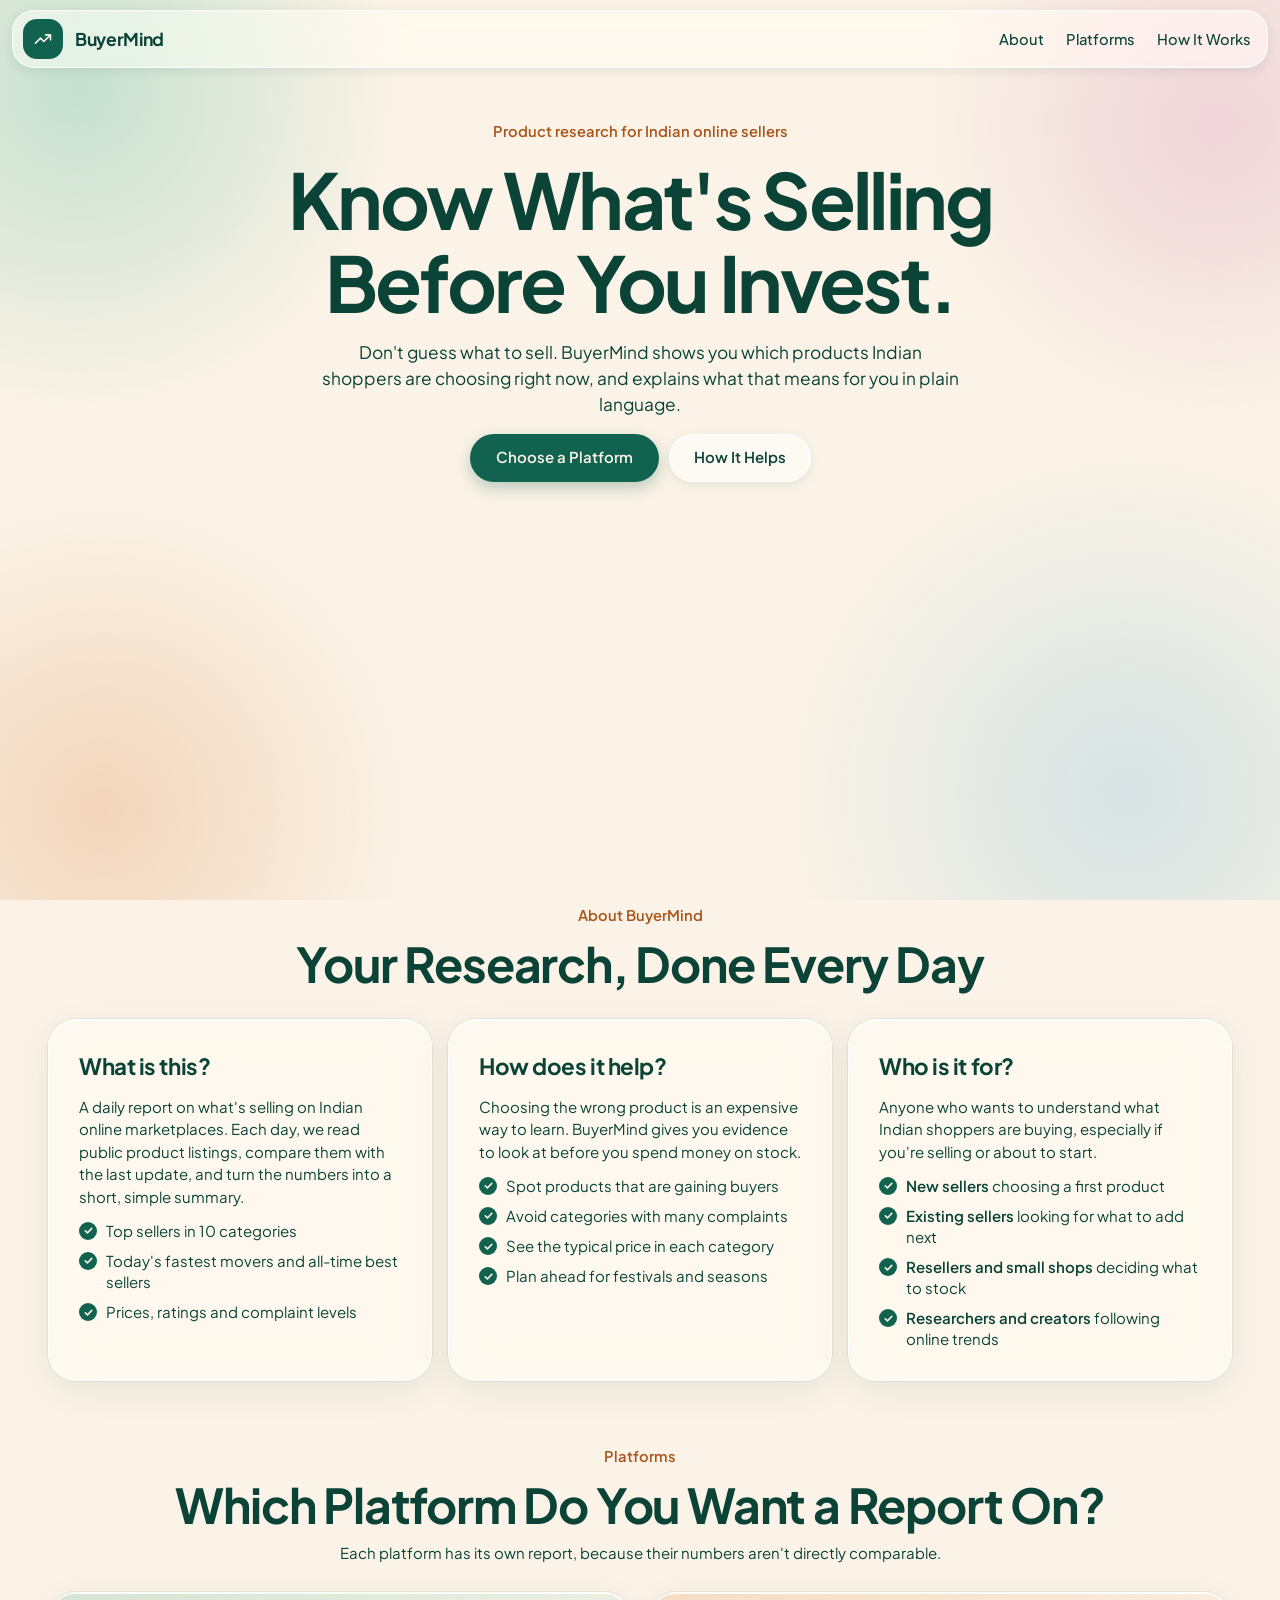
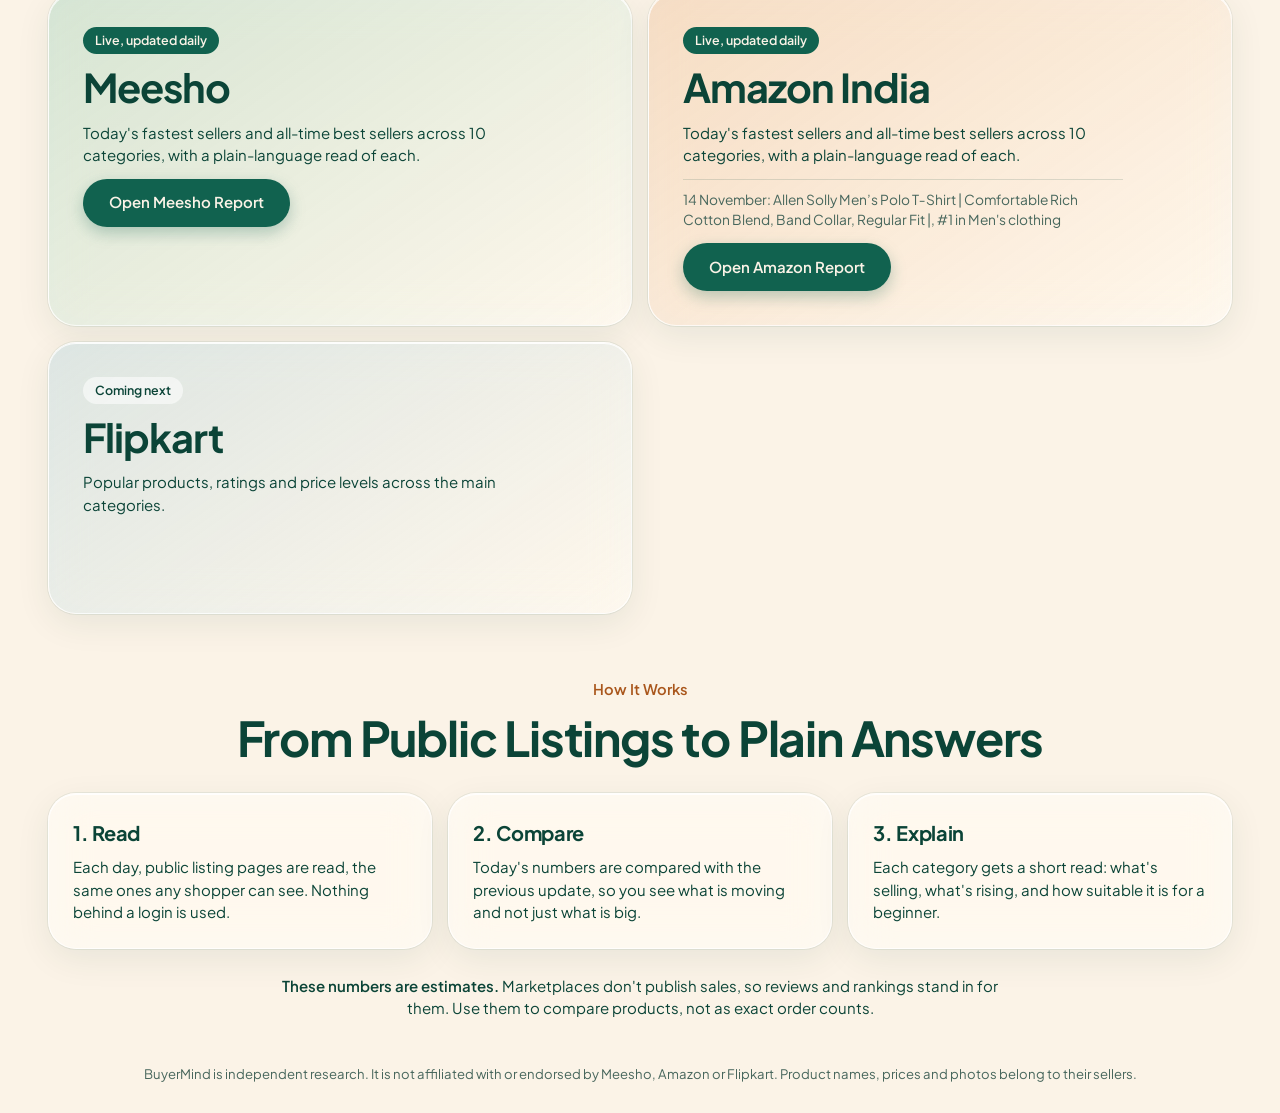
<file: index.html>
<!doctype html>
<html lang="en">
<head>
  <meta charset="utf-8">
  <meta name="viewport" content="width=device-width, initial-scale=1, viewport-fit=cover">
  <title>BuyerMind</title>
  <meta name="description" content="Know what is selling before you invest. Daily product research for Indian online sellers: top sellers, fastest movers and plain-language analysis.">
  <meta name="referrer" content="no-referrer">
  <meta name="color-scheme" content="light">
  <link rel="preconnect" href="https://fonts.googleapis.com">
  <link rel="preconnect" href="https://fonts.gstatic.com" crossorigin>
  <link rel="stylesheet" href="https://fonts.googleapis.com/css2?family=Plus+Jakarta+Sans:wght@400;500;600;700&display=swap">
  <link rel="stylesheet" href="styles.css?v=21">
  <script>
    // Older links pointed at the Meesho report on this address.
    if (/^#(today|alltime)/.test(location.hash)) location.replace('meesho.html' + location.hash);
  </script>
</head>
<body>
  <svg width="0" height="0" style="position:absolute" aria-hidden="true">
    <symbol id="i-trend" viewBox="0 0 24 24"><path d="M3 17l6-6 4 4 8-8M15 7h6v6"/></symbol>
  </svg>

  <header class="nav">
    <a class="brand" href="./">
      <span class="brand-mark" aria-hidden="true"><svg class="ic"><use href="#i-trend"/></svg></span>
      <span>BuyerMind</span>
    </a>
    <nav class="links" aria-label="Sections">
      <a href="#about">About</a>
      <a href="#marketplaces">Platforms</a>
      <a href="#how">How It Works</a>
    </nav>
  </header>

  <main id="top" class="wrap">
    <section class="hero">
      <p class="eyebrow">Product research for Indian online sellers</p>
      <h1>Know What's Selling<br>Before You Invest.</h1>
      <p class="hero-sub">Don't guess what to sell. BuyerMind shows you which products Indian shoppers are choosing right now, and explains what that means for you in plain language.</p>
      <div class="hero-actions">
        <a class="btn" href="#marketplaces">Choose a Platform</a>
        <a class="btn-soft" href="#about">How It Helps</a>
      </div>
      <div class="collage" id="collage" aria-hidden="true"></div>
    </section>

    <section class="head" id="about">
      <p class="eyebrow">About BuyerMind</p>
      <h2>Your Research, Done Every Day</h2>
    </section>
    <div class="info">
      <article class="info-card">
        <h3>What is this?</h3>
        <p>A daily report on what's selling on Indian online marketplaces. Each day, we read public product listings, compare them with the last update, and turn the numbers into a short, simple summary.</p>
        <ul class="ticks">
          <li>Top sellers in 10 categories</li>
          <li>Today's fastest movers and all-time best sellers</li>
          <li>Prices, ratings and complaint levels</li>
        </ul>
      </article>
      <article class="info-card">
        <h3>How does it help?</h3>
        <p>Choosing the wrong product is an expensive way to learn. BuyerMind gives you evidence to look at before you spend money on stock.</p>
        <ul class="ticks">
          <li>Spot products that are gaining buyers</li>
          <li>Avoid categories with many complaints</li>
          <li>See the typical price in each category</li>
          <li>Plan ahead for festivals and seasons</li>
        </ul>
      </article>
      <article class="info-card">
        <h3>Who is it for?</h3>
        <p>Anyone who wants to understand what Indian shoppers are buying, especially if you're selling or about to start.</p>
        <ul class="ticks">
          <li><b>New sellers</b> choosing a first product</li>
          <li><b>Existing sellers</b> looking for what to add next</li>
          <li><b>Resellers and small shops</b> deciding what to stock</li>
          <li><b>Researchers and creators</b> following online trends</li>
        </ul>
      </article>
    </div>

    <section class="head" id="marketplaces">
      <p class="eyebrow">Platforms</p>
      <h2>Which Platform Do You Want a Report On?</h2>
      <p class="head-sub">Each platform has its own report, because their numbers aren't directly comparable.</p>
    </section>

    <ul class="markets">
      <li>
        <a class="market-card tint-mint" href="meesho.html">
          <span class="status live">Live, updated daily</span>
          <h3>Meesho</h3>
          <p>Today's fastest sellers and all-time best sellers across 10 categories, with a plain-language read of each.</p>
          <p class="market-top" id="meesho-top" hidden></p>
          <span class="btn">Open Meesho Report</span>
        </a>
      </li>
      <li>
        <a class="market-card tint-peach" href="amazon.html">
          <span class="status live">Live, updated daily</span>
          <h3>Amazon India</h3>
          <p>Today's fastest sellers and all-time best sellers across 10 categories, with a plain-language read of each.</p>
          <p class="market-top" id="amazon-top" hidden></p>
          <span class="btn">Open Amazon Report</span>
        </a>
      </li>
      <li>
        <div class="market-card tint-blue">
          <span class="status">Coming next</span>
          <h3>Flipkart</h3>
          <p>Popular products, ratings and price levels across the main categories.</p>
        </div>
      </li>
      </ul>

    <section class="head" id="how">
      <p class="eyebrow">How It Works</p>
      <h2>From Public Listings to Plain Answers</h2>
    </section>
    <ol class="steps">
      <li class="step"><h3>1. Read</h3><p>Each day, public listing pages are read, the same ones any shopper can see. Nothing behind a login is used.</p></li>
      <li class="step"><h3>2. Compare</h3><p>Today's numbers are compared with the previous update, so you see what is moving and not just what is big.</p></li>
      <li class="step"><h3>3. Explain</h3><p>Each category gets a short read: what's selling, what's rising, and how suitable it is for a beginner.</p></li>
    </ol>
    <section class="note-band">
      <p><b>These numbers are estimates.</b> Marketplaces don't publish sales, so reviews and rankings stand in for them. Use them to compare products, not as exact order counts.</p>
    </section>
  </main>

  <footer class="wrap land-foot">
    <p>BuyerMind is independent research. It is not affiliated with or endorsed by Meesho, Amazon or Flipkart. Product names, prices and photos belong to their sellers.</p>
  </footer>

  <script src="landing.js?v=18"></script>
</body>
</html>
</file>
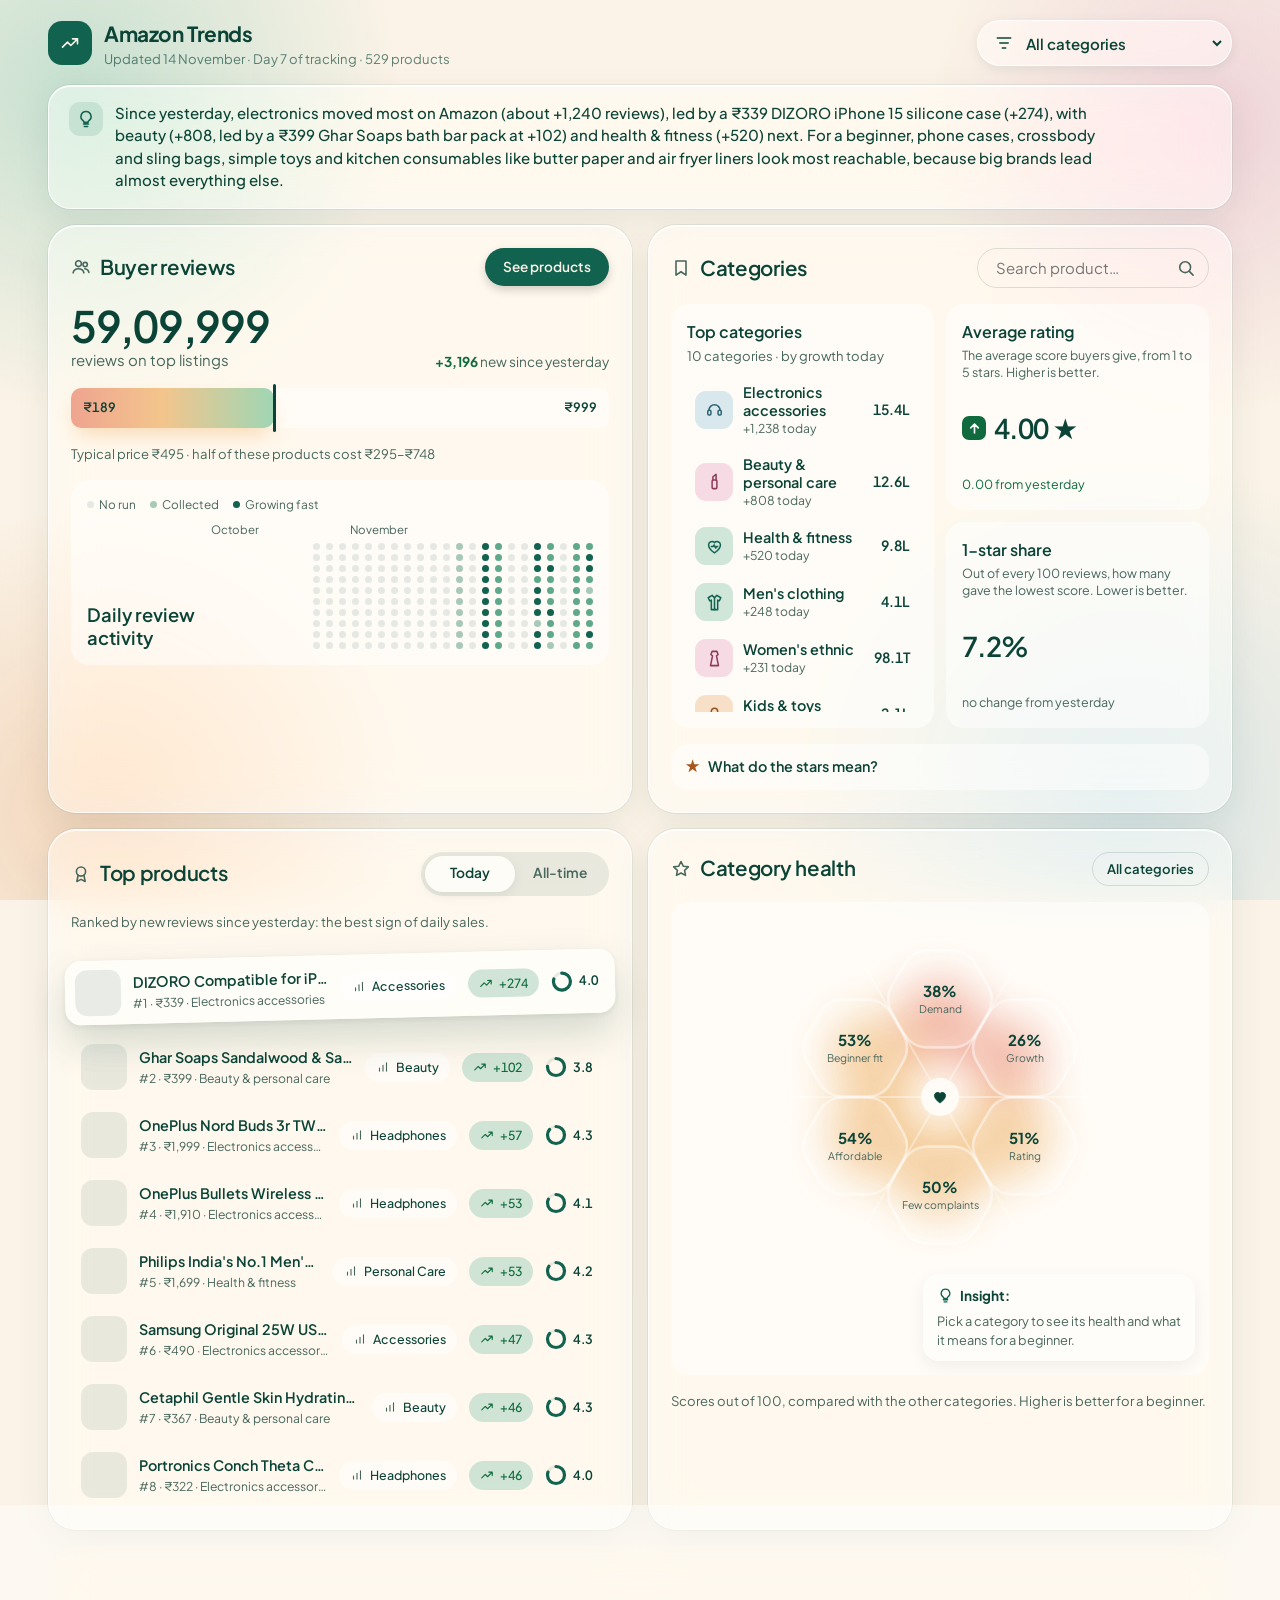
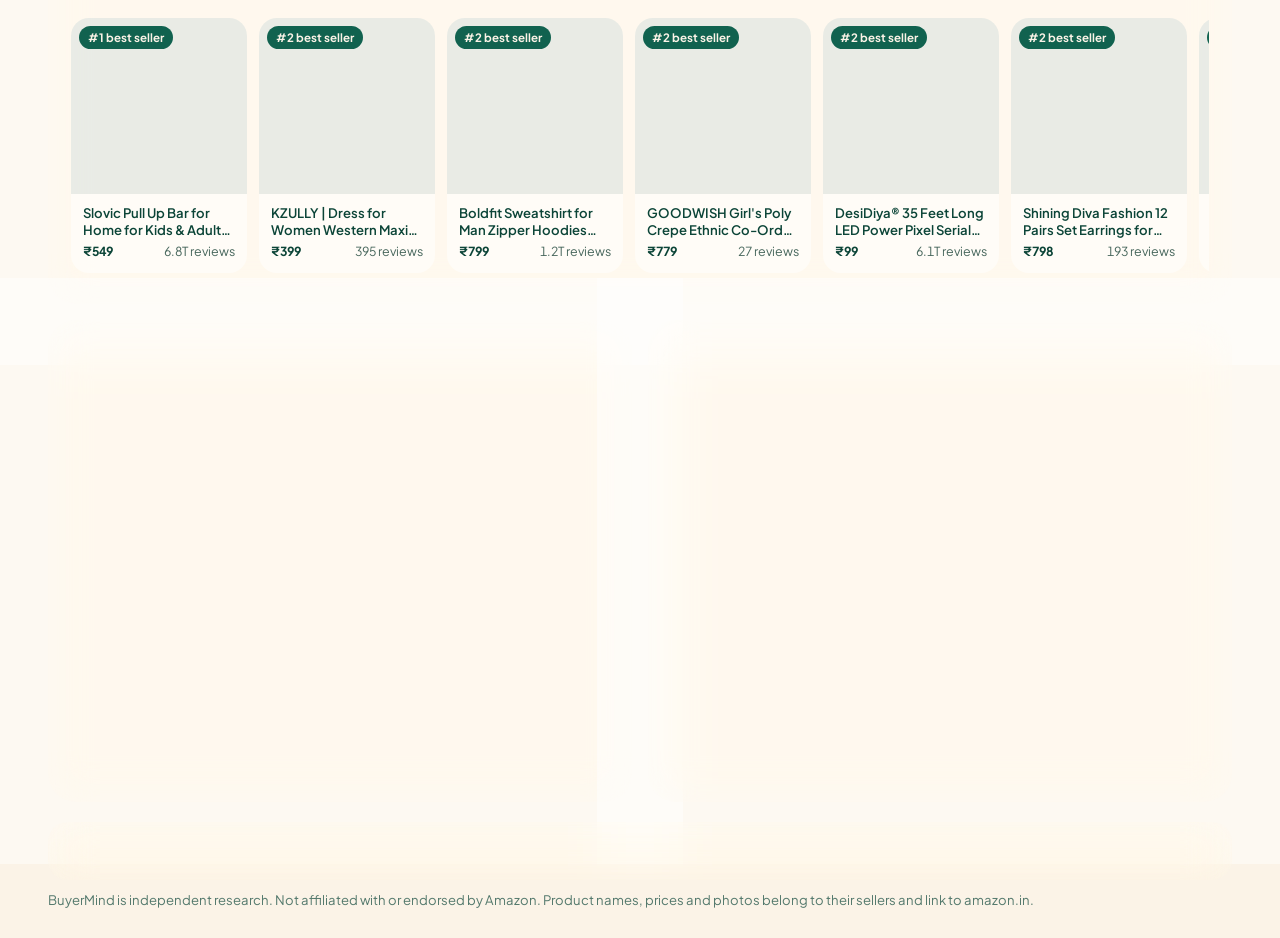
<file: amazon.html>
<!doctype html>
<html lang="en">
<head>
  <meta charset="utf-8">
  <meta name="viewport" content="width=device-width, initial-scale=1, viewport-fit=cover">
  <title>Amazon Trends | BuyerMind</title>
  <meta name="color-scheme" content="light">
  <meta name="description" content="Daily research on what sells on Amazon India: today's fastest sellers and all-time best sellers in 10 categories.">
  <meta name="referrer" content="no-referrer">
  <link rel="preconnect" href="https://fonts.googleapis.com">
  <link rel="preconnect" href="https://fonts.gstatic.com" crossorigin>
  <link rel="stylesheet" href="https://fonts.googleapis.com/css2?family=Plus+Jakarta+Sans:wght@400;500;600;700&display=swap">
  <link rel="stylesheet" href="styles.css?v=21">
</head>
<body>
  <svg width="0" height="0" style="position:absolute" aria-hidden="true">
    <symbol id="i-users" viewBox="0 0 24 24"><circle cx="9" cy="8" r="3.5"/><path d="M2.5 19c.6-3.3 3.3-5 6.5-5s5.9 1.7 6.5 5"/><circle cx="17" cy="9" r="2.6"/><path d="M16.5 14.2c2.6.2 4.4 1.7 5 4.3"/></symbol>
    <symbol id="i-bookmark" viewBox="0 0 24 24"><path d="M6 3.5h12v17l-6-4-6 4z"/></symbol>
    <symbol id="i-award" viewBox="0 0 24 24"><circle cx="12" cy="9" r="5.5"/><path d="M8.5 13.5L7 21l5-2.5 5 2.5-1.5-7.5"/></symbol>
    <symbol id="i-star" viewBox="0 0 24 24"><path d="M12 3l2.7 5.6 6.1.8-4.5 4.2 1.1 6.1L12 16.8 6.6 19.7l1.1-6.1-4.5-4.2 6.1-.8z"/></symbol>
    <symbol id="i-search" viewBox="0 0 24 24"><circle cx="11" cy="11" r="6.5"/><path d="M16 16l4.5 4.5"/></symbol>
    <symbol id="i-filter" viewBox="0 0 24 24"><path d="M4 6h16M7 12h10M10 18h4"/></symbol>
    <symbol id="i-bars" viewBox="0 0 24 24"><path d="M6 19v-5M12 19V9M18 19V5"/></symbol>
    <symbol id="i-tag" viewBox="0 0 24 24"><path d="M3.5 12.5V4h8.5l8.5 8.5-8.5 8.5z"/><circle cx="8" cy="8.5" r="1.4"/></symbol>
    <symbol id="i-up" viewBox="0 0 24 24"><path d="M12 19V6M6 11l6-6 6 6"/></symbol>
    <symbol id="i-down" viewBox="0 0 24 24"><path d="M12 5v13M6 13l6 6 6-6"/></symbol>
    <symbol id="i-heart" viewBox="0 0 24 24"><path d="M12 20s-7.5-4.6-7.5-10.2A4.3 4.3 0 0112 7.3a4.3 4.3 0 017.5 2.5C19.5 15.4 12 20 12 20z"/></symbol>
    <symbol id="i-bulb" viewBox="0 0 24 24"><path d="M9 18h6M10 21h4M12 3a6 6 0 00-3.5 10.9c.6.5 1 1.2 1 2V16h5v-.1c0-.8.4-1.5 1-2A6 6 0 0012 3z"/></symbol>
    <symbol id="i-trend" viewBox="0 0 24 24"><path d="M3 17l6-6 4 4 8-8M15 7h6v6"/></symbol>
    <symbol id="i-check" viewBox="0 0 24 24"><path d="M5 12.5l4.5 4.5L19 7.5"/></symbol>
    <symbol id="i-cal" viewBox="0 0 24 24"><rect x="3.5" y="5" width="17" height="15.5" rx="2.5"/><path d="M3.5 10h17M8 3v4M16 3v4"/></symbol>
    <symbol id="i-ext" viewBox="0 0 24 24"><path d="M14 4h6v6M20 4l-9 9M18 14v5a1.5 1.5 0 01-1.5 1.5h-11A1.5 1.5 0 014 19V7.5A1.5 1.5 0 015.5 6H10"/></symbol>
    <!-- category icons -->
    <symbol id="c-ethnic" viewBox="0 0 24 24"><path d="M9 3h6l1.5 4-2 1.5L17 21H7l2.5-12.5-2-1.5z"/></symbol>
    <symbol id="c-western" viewBox="0 0 24 24"><path d="M8 3l-4 3 2 4 2-1v12h8V9l2 1 2-4-4-3c-.5 1.7-2 2.5-4 2.5S8.5 4.7 8 3z"/></symbol>
    <symbol id="c-mens" viewBox="0 0 24 24"><path d="M9 3l3 3 3-3 5 3-2 4-2-1v12H8V9l-2 1-2-4z"/><path d="M12 6v15"/></symbol>
    <symbol id="c-kids" viewBox="0 0 24 24"><circle cx="12" cy="8" r="4"/><path d="M5 21c.5-4 3.2-6 7-6s6.5 2 7 6"/></symbol>
    <symbol id="c-home" viewBox="0 0 24 24"><path d="M3.5 11L12 4l8.5 7"/><path d="M6 9.5V20h12V9.5"/></symbol>
    <symbol id="c-beauty" viewBox="0 0 24 24"><rect x="9" y="10" width="6" height="11" rx="1.5"/><path d="M10 10V6l4-3v7"/></symbol>
    <symbol id="c-jewel" viewBox="0 0 24 24"><path d="M6 4h12l3 5-9 11L3 9z"/><path d="M3 9h18M9 4l3 5 3-5"/></symbol>
    <symbol id="c-bags" viewBox="0 0 24 24"><rect x="4" y="8" width="16" height="12" rx="2.5"/><path d="M9 8V6a3 3 0 016 0v2"/></symbol>
    <symbol id="c-elec" viewBox="0 0 24 24"><path d="M5 13a7 7 0 0114 0"/><rect x="3.5" y="13" width="4" height="6" rx="1.5"/><rect x="16.5" y="13" width="4" height="6" rx="1.5"/></symbol>
    <symbol id="c-health" viewBox="0 0 24 24"><path d="M12 20s-7.5-4.6-7.5-10.2A4.3 4.3 0 0112 7.3a4.3 4.3 0 017.5 2.5C19.5 15.4 12 20 12 20z"/><path d="M8 12h2.5l1-2 2 4 1-2H16"/></symbol>
  </svg>

  <div class="frame">
    <header class="top">
      <a class="brand" href="./" aria-label="BuyerMind, all marketplaces">
        <span class="brand-mark" aria-hidden="true"><svg class="ic"><use href="#i-trend"/></svg></span>
        <div>
          <h1>Amazon Trends</h1>
          <p class="sub" id="updated">Loading today's data…</p>
        </div>
      </a>
      <label class="select-pill">
        <span class="sr">Category</span>
        <svg class="ic" aria-hidden="true"><use href="#i-filter"/></svg>
        <select id="category"></select>
      </label>
    </header>

    <section class="takeaway" aria-label="Today's takeaway">
      <span class="takeaway-icon" aria-hidden="true"><svg class="ic"><use href="#i-bulb"/></svg></span>
      <p id="takeaway">—</p>
    </section>

    <main class="bento">
      <!-- 1. Demand -->
      <section class="card" id="overview" aria-labelledby="h-demand">
        <div class="card-head">
          <h2 id="h-demand"><svg class="ic" aria-hidden="true"><use href="#i-users"/></svg>Buyer reviews</h2>
          <a class="pill-dark" href="#products">See products</a>
        </div>
        <div class="kpi">
          <div>
            <b class="big" id="k-reviews">—</b>
            <span class="muted" id="k-reviews-sub">reviews on top listings</span>
          </div>
          <p class="delta" id="k-delta">—</p>
        </div>
        <div class="range" aria-label="Price range">
          <div class="range-bar"><i id="range-fill"></i><span class="range-mark" id="range-mark"></span></div>
          <span class="range-lo" id="range-lo">—</span>
          <span class="range-hi" id="range-hi">—</span>
        </div>
        <p class="muted small" id="range-note">—</p>
        <div class="inset activity">
          <div class="legend"><span><i class="d0"></i>No run</span><span><i class="d1"></i>Collected</span><span><i class="d3"></i>Growing fast</span></div>
          <div class="activity-body">
            <h3>Daily review <br>activity</h3>
            <div class="dots-wrap">
              <div class="dots-months" id="dot-months"></div>
              <div class="dots" id="dots" role="img" aria-label="Daily review activity by category"></div>
            </div>
          </div>
        </div>
      </section>

      <!-- 2. Categories -->
      <section class="card" id="categories" aria-labelledby="h-cats">
        <div class="card-head">
          <h2 id="h-cats"><svg class="ic" aria-hidden="true"><use href="#i-bookmark"/></svg>Categories</h2>
          <label class="search">
            <span class="sr">Search products</span>
            <input id="search" type="search" placeholder="Search product…" autocomplete="off">
            <svg class="ic" aria-hidden="true"><use href="#i-search"/></svg>
          </label>
        </div>
        <div class="cat-grid">
          <div class="inset">
            <div class="inset-head">
              <h3>Top categories</h3>
              <span class="muted small" id="cat-count">—</span>
            </div>
            <ol class="cat-list" id="cat-list"></ol>
          </div>
          <div class="tiles">
            <div class="inset tile">
              <div class="tile-head"><h3>Average rating</h3><p class="tile-help">The average score buyers give, from 1 to 5 stars. Higher is better.</p></div>
              <b class="tile-val" id="t-rating">—</b>
              <span class="tile-note" id="t-rating-note">—</span>
            </div>
            <div class="inset tile">
              <div class="tile-head"><h3>1-star share</h3><p class="tile-help">Out of every 100 reviews, how many gave the lowest score. Lower is better.</p></div>
              <b class="tile-val" id="t-onestar">—</b>
              <span class="tile-note" id="t-onestar-note">—</span>
            </div>
          </div>
        </div>
      <details class="star-guide">
          <summary><span class="star-mark" aria-hidden="true">★</span>What do the stars mean?</summary>
          <dl>
            <div><dt>Rating (4.3 ★)</dt><dd>The average score buyers give, from 1 to 5. As a rough guide, 4.3+ is very good, 3.8–4.2 is okay, and below 3.8 is a warning sign.</dd></div>
            <div><dt>Reviews (45,401)</dt><dd>How many buyers rated it. More reviews make the rating more reliable and suggest more sales over time.</dd></div>
            <div><dt>1-star share (8%)</dt><dd>About 8 in every 100 reviews gave the lowest score. Lower is better, because high shares often mean quality problems and returns.</dd></div>
          </dl>
        </details>
      </section>

      <!-- 3. Products -->
      <section class="card" id="products" aria-labelledby="h-products">
        <div class="card-head">
          <h2 id="h-products"><svg class="ic" aria-hidden="true"><use href="#i-award"/></svg>Top products</h2>
          <div class="seg" id="seg" data-active="today" role="tablist" aria-label="Time range">
            <span class="seg-thumb" aria-hidden="true"></span>
            <button role="tab" data-tab="today" aria-selected="true">Today</button>
            <button role="tab" data-tab="alltime" aria-selected="false">All-time</button>
          </div>
        </div>
        <p class="muted small" id="list-note">—</p>
        <ol class="plist" id="plist"></ol>
      </section>

      <!-- 4. Health -->
      <section class="card" id="health" aria-labelledby="h-health">
        <div class="card-head">
          <h2 id="h-health"><svg class="ic" aria-hidden="true"><use href="#i-star"/></svg>Category health</h2>
          <span class="pill-soft" id="health-cat">All categories</span>
        </div>
        <div class="health">
          <div class="flower" id="flower" role="img" aria-label="Category health scores"></div>
          <aside class="insight" id="insight">
            <span class="insight-title"><svg class="ic" aria-hidden="true"><use href="#i-bulb"/></svg>Insight:</span>
            <p id="insight-text">—</p>
            <span class="fit" id="insight-fit"></span>
          </aside>
        </div>
        <p class="muted small">Scores out of 100, compared with the other categories. Higher is better for a beginner.</p>
      </section>

      <!-- 5. Trending -->
      <section class="card wide" aria-labelledby="h-trend">
        <div class="card-head">
          <h2 id="h-trend"><svg class="ic" aria-hidden="true"><use href="#i-trend"/></svg>Trending now</h2>
          <span class="muted small">Newer listings ranked in the top 10 of Amazon's best-seller lists</span>
        </div>
        <ol class="strip" id="strip"></ol>
      </section>

      <!-- 6. Plan -->
      <section class="card" aria-labelledby="h-short">
        <div class="card-head"><h2 id="h-short"><svg class="ic" aria-hidden="true"><use href="#i-check"/></svg>Beginner shortlist</h2></div>
        <ul class="checks" id="shortlist"></ul>
        <p class="avoid" id="avoid"></p>
      </section>
      <section class="card" aria-labelledby="h-cal">
        <div class="card-head"><h2 id="h-cal"><svg class="ic" aria-hidden="true"><use href="#i-cal"/></svg>Coming up</h2></div>
        <ol class="calendar">
          <li><time>6 Nov</time><span><b>Dhanteras</b>Utensils, pooja items, gifting</span></li>
          <li><time>8 Nov</time><span><b>Diwali</b>Diyas, candles, lights, decor, ethnic wear</span></li>
          <li><time>10–11 Nov</time><span><b>Bhai Dooj</b>Gift sets and hampers</span></li>
          <li><time>13–16 Nov</time><span><b>Chhath Puja</b>Chunri and bandhani sarees, pooja items</span></li>
          <li><time>Late Nov</time><span><b>Weddings &amp; winter</b>Jewellery sets, lehengas, hoodies, thermals</span></li>
        </ol>
      </section>
    </main>

    <footer class="foot">
      <details>
        <summary>How this report works</summary>
        <ul>
          <li>Every day at 9 PM, the first page of two public Amazon Bestsellers lists per category is read, and the star breakdown of the top 10 products in each. Nothing behind a login is used. Bill payments and similar services are left out.</li>
          <li>Amazon doesn't publish sales numbers. <b>All-time</b> ranks by total reviews. <b>Today</b> ranks by reviews gained since the previous day, which tracks daily sales.</li>
          <li>Only some buyers leave reviews, so compare products with each other rather than reading the numbers as exact order counts.</li>
        </ul>
      </details>
      <p>BuyerMind is independent research. Not affiliated with or endorsed by Amazon. Product names, prices and photos belong to their sellers and link to amazon.in.</p>
    </footer>
  </div>

  <nav class="dock" aria-label="Sections">
    <a href="#overview" data-dock="overview"><svg class="ic" aria-hidden="true"><use href="#i-users"/></svg>Reviews</a>
    <a href="#categories" data-dock="categories"><svg class="ic" aria-hidden="true"><use href="#i-bookmark"/></svg>Categories</a>
    <a href="#products" data-dock="products"><svg class="ic" aria-hidden="true"><use href="#i-award"/></svg>Products</a>
    <a href="#health" data-dock="health"><svg class="ic" aria-hidden="true"><use href="#i-star"/></svg>Health</a>
  </nav>

  <dialog class="sheet" id="sheet" aria-labelledby="sheet-name">
    <div class="sheet-grip" aria-hidden="true"></div>
    <button class="sheet-close" id="sheet-close" type="button" aria-label="Close product details">✕</button>
    <div id="sheet-body"></div>
  </dialog>

  <script>
    window.BM_PLATFORM = {
      name: 'Amazon', products: 'data/amazon-products.json', analysis: 'data/amazon-analysis.json',
      rankLabel: 'best-seller rank', rankShort: 'best seller',
      categories: ["Women's ethnic", "Women's western", "Men's clothing", 'Kids & toys', 'Home & kitchen', 'Beauty & personal care', 'Jewellery', 'Bags & footwear', 'Electronics accessories', 'Health & fitness'],
    };
  </script>
  <script src="app.js?v=22"></script>
</body>
</html>
</file>
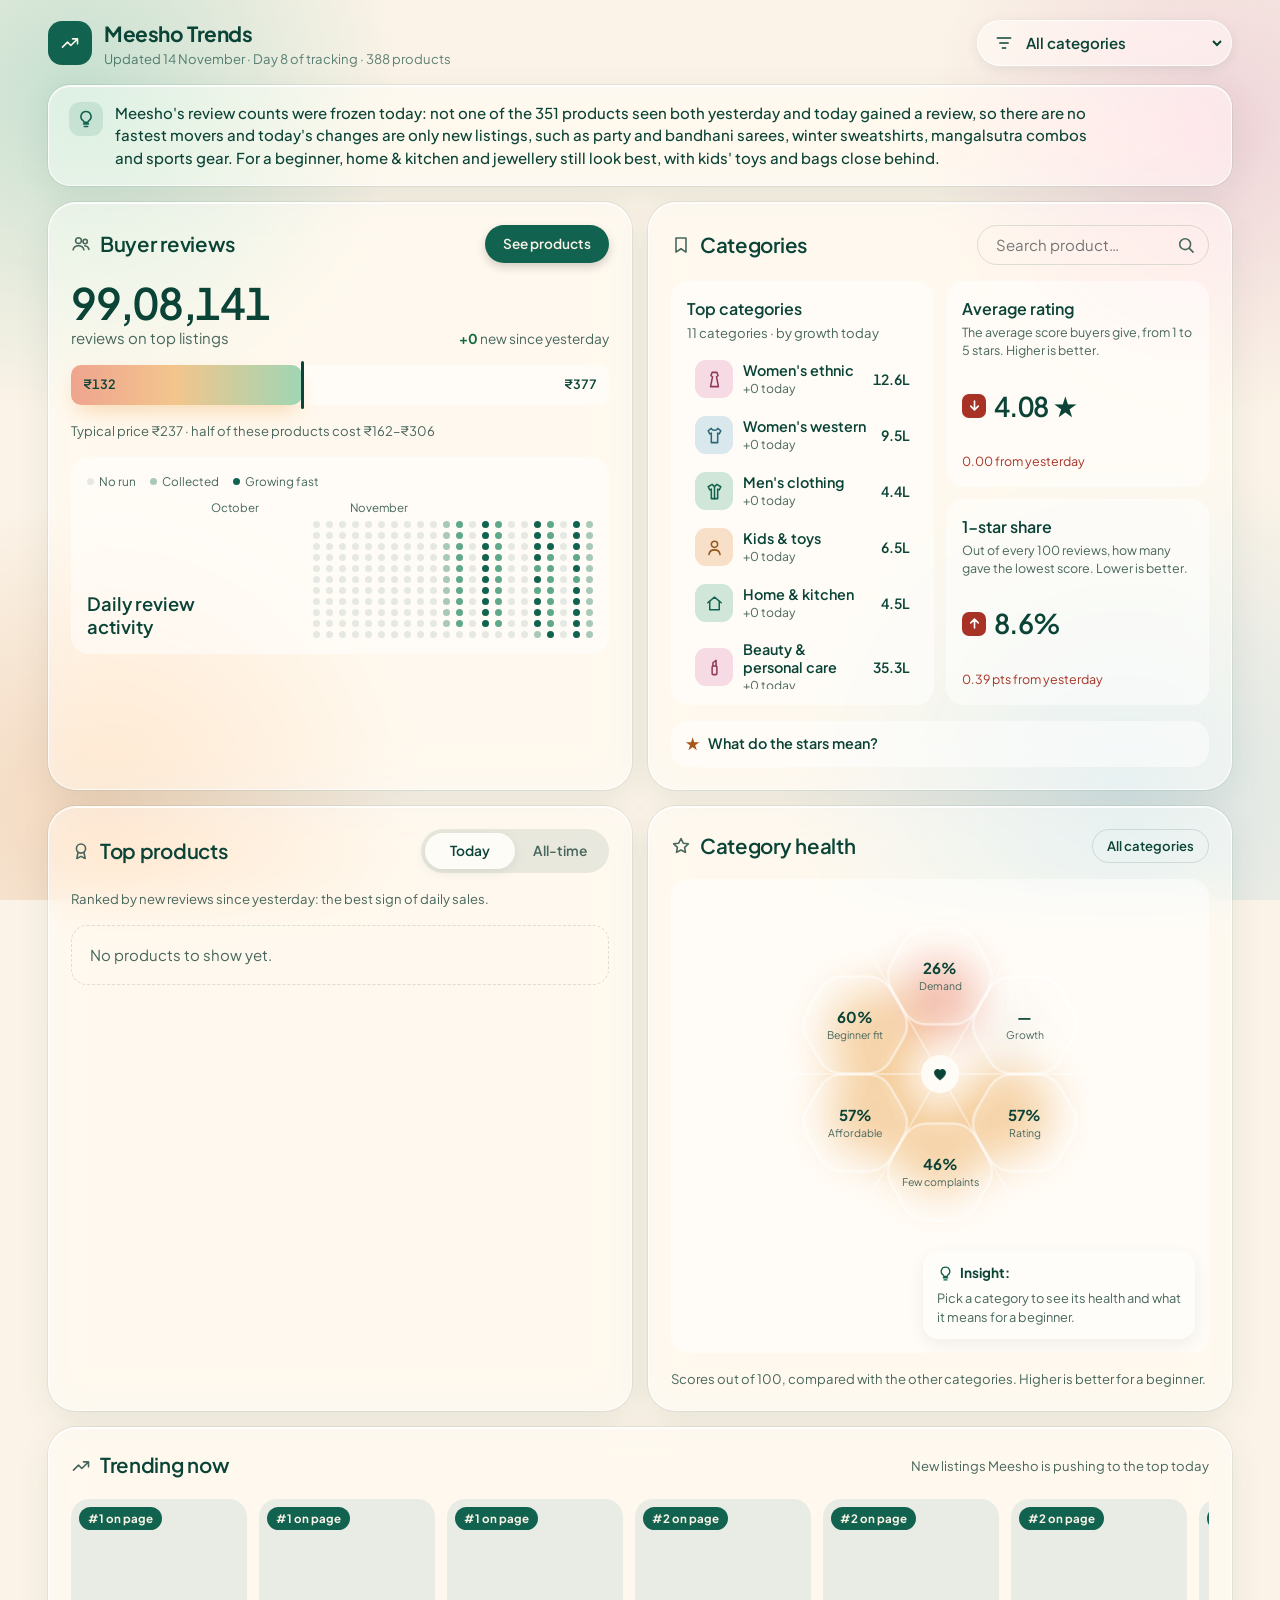
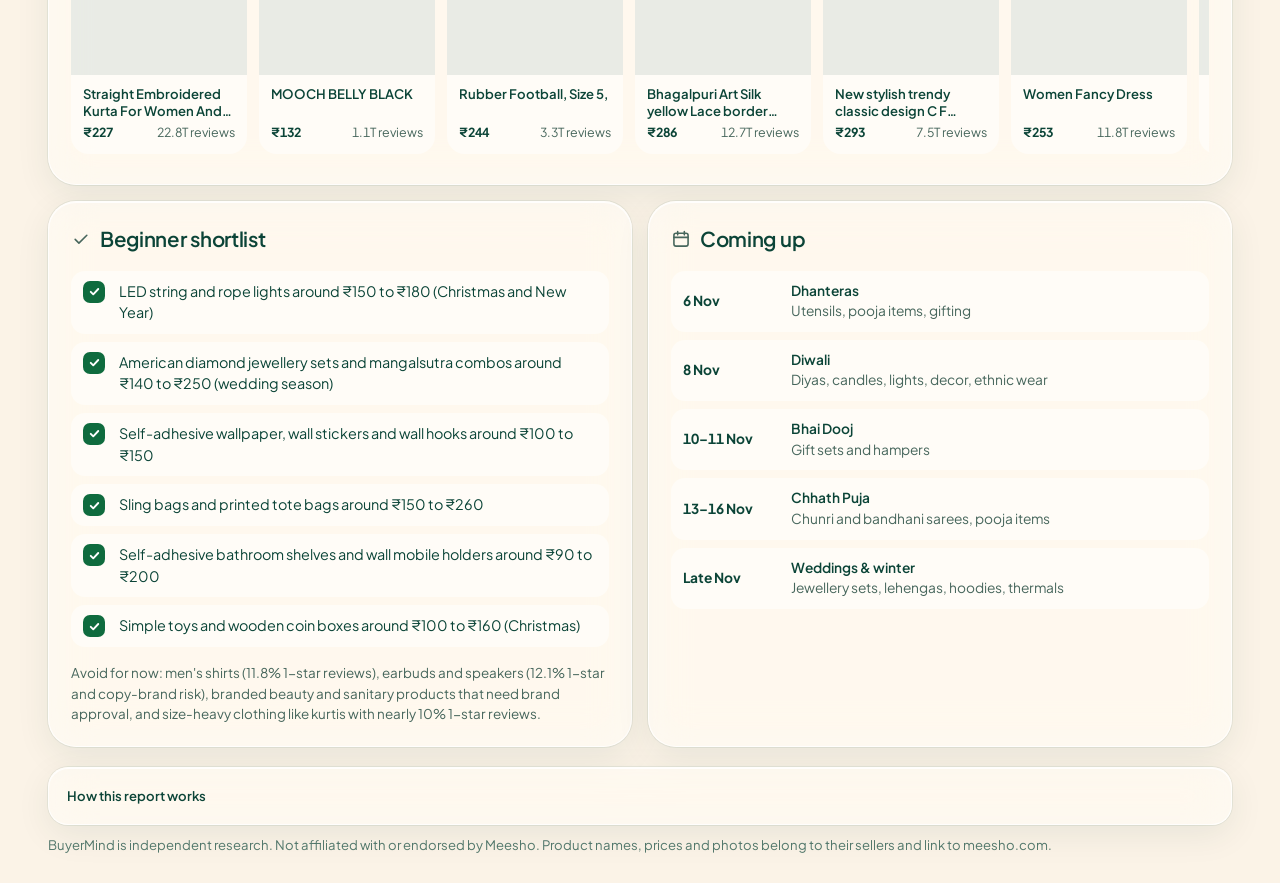
<file: meesho.html>
<!doctype html>
<html lang="en">
<head>
  <meta charset="utf-8">
  <meta name="viewport" content="width=device-width, initial-scale=1, viewport-fit=cover">
  <title>Meesho Trends | BuyerMind</title>
  <meta name="color-scheme" content="light">
  <meta name="description" content="Daily research on what sells on Meesho: today's fastest sellers and all-time best sellers in 10 categories.">
  <meta name="referrer" content="no-referrer">
  <link rel="preconnect" href="https://fonts.googleapis.com">
  <link rel="preconnect" href="https://fonts.gstatic.com" crossorigin>
  <link rel="stylesheet" href="https://fonts.googleapis.com/css2?family=Plus+Jakarta+Sans:wght@400;500;600;700&display=swap">
  <link rel="stylesheet" href="styles.css?v=21">
</head>
<body>
  <svg width="0" height="0" style="position:absolute" aria-hidden="true">
    <symbol id="i-users" viewBox="0 0 24 24"><circle cx="9" cy="8" r="3.5"/><path d="M2.5 19c.6-3.3 3.3-5 6.5-5s5.9 1.7 6.5 5"/><circle cx="17" cy="9" r="2.6"/><path d="M16.5 14.2c2.6.2 4.4 1.7 5 4.3"/></symbol>
    <symbol id="i-bookmark" viewBox="0 0 24 24"><path d="M6 3.5h12v17l-6-4-6 4z"/></symbol>
    <symbol id="i-award" viewBox="0 0 24 24"><circle cx="12" cy="9" r="5.5"/><path d="M8.5 13.5L7 21l5-2.5 5 2.5-1.5-7.5"/></symbol>
    <symbol id="i-star" viewBox="0 0 24 24"><path d="M12 3l2.7 5.6 6.1.8-4.5 4.2 1.1 6.1L12 16.8 6.6 19.7l1.1-6.1-4.5-4.2 6.1-.8z"/></symbol>
    <symbol id="i-search" viewBox="0 0 24 24"><circle cx="11" cy="11" r="6.5"/><path d="M16 16l4.5 4.5"/></symbol>
    <symbol id="i-filter" viewBox="0 0 24 24"><path d="M4 6h16M7 12h10M10 18h4"/></symbol>
    <symbol id="i-bars" viewBox="0 0 24 24"><path d="M6 19v-5M12 19V9M18 19V5"/></symbol>
    <symbol id="i-tag" viewBox="0 0 24 24"><path d="M3.5 12.5V4h8.5l8.5 8.5-8.5 8.5z"/><circle cx="8" cy="8.5" r="1.4"/></symbol>
    <symbol id="i-up" viewBox="0 0 24 24"><path d="M12 19V6M6 11l6-6 6 6"/></symbol>
    <symbol id="i-down" viewBox="0 0 24 24"><path d="M12 5v13M6 13l6 6 6-6"/></symbol>
    <symbol id="i-heart" viewBox="0 0 24 24"><path d="M12 20s-7.5-4.6-7.5-10.2A4.3 4.3 0 0112 7.3a4.3 4.3 0 017.5 2.5C19.5 15.4 12 20 12 20z"/></symbol>
    <symbol id="i-bulb" viewBox="0 0 24 24"><path d="M9 18h6M10 21h4M12 3a6 6 0 00-3.5 10.9c.6.5 1 1.2 1 2V16h5v-.1c0-.8.4-1.5 1-2A6 6 0 0012 3z"/></symbol>
    <symbol id="i-trend" viewBox="0 0 24 24"><path d="M3 17l6-6 4 4 8-8M15 7h6v6"/></symbol>
    <symbol id="i-check" viewBox="0 0 24 24"><path d="M5 12.5l4.5 4.5L19 7.5"/></symbol>
    <symbol id="i-cal" viewBox="0 0 24 24"><rect x="3.5" y="5" width="17" height="15.5" rx="2.5"/><path d="M3.5 10h17M8 3v4M16 3v4"/></symbol>
    <symbol id="i-ext" viewBox="0 0 24 24"><path d="M14 4h6v6M20 4l-9 9M18 14v5a1.5 1.5 0 01-1.5 1.5h-11A1.5 1.5 0 014 19V7.5A1.5 1.5 0 015.5 6H10"/></symbol>
    <!-- category icons -->
    <symbol id="c-ethnic" viewBox="0 0 24 24"><path d="M9 3h6l1.5 4-2 1.5L17 21H7l2.5-12.5-2-1.5z"/></symbol>
    <symbol id="c-western" viewBox="0 0 24 24"><path d="M8 3l-4 3 2 4 2-1v12h8V9l2 1 2-4-4-3c-.5 1.7-2 2.5-4 2.5S8.5 4.7 8 3z"/></symbol>
    <symbol id="c-mens" viewBox="0 0 24 24"><path d="M9 3l3 3 3-3 5 3-2 4-2-1v12H8V9l-2 1-2-4z"/><path d="M12 6v15"/></symbol>
    <symbol id="c-kids" viewBox="0 0 24 24"><circle cx="12" cy="8" r="4"/><path d="M5 21c.5-4 3.2-6 7-6s6.5 2 7 6"/></symbol>
    <symbol id="c-home" viewBox="0 0 24 24"><path d="M3.5 11L12 4l8.5 7"/><path d="M6 9.5V20h12V9.5"/></symbol>
    <symbol id="c-beauty" viewBox="0 0 24 24"><rect x="9" y="10" width="6" height="11" rx="1.5"/><path d="M10 10V6l4-3v7"/></symbol>
    <symbol id="c-jewel" viewBox="0 0 24 24"><path d="M6 4h12l3 5-9 11L3 9z"/><path d="M3 9h18M9 4l3 5 3-5"/></symbol>
    <symbol id="c-bags" viewBox="0 0 24 24"><rect x="4" y="8" width="16" height="12" rx="2.5"/><path d="M9 8V6a3 3 0 016 0v2"/></symbol>
    <symbol id="c-elec" viewBox="0 0 24 24"><path d="M5 13a7 7 0 0114 0"/><rect x="3.5" y="13" width="4" height="6" rx="1.5"/><rect x="16.5" y="13" width="4" height="6" rx="1.5"/></symbol>
    <symbol id="c-health" viewBox="0 0 24 24"><path d="M12 20s-7.5-4.6-7.5-10.2A4.3 4.3 0 0112 7.3a4.3 4.3 0 017.5 2.5C19.5 15.4 12 20 12 20z"/><path d="M8 12h2.5l1-2 2 4 1-2H16"/></symbol>
  </svg>

  <div class="frame">
    <header class="top">
      <a class="brand" href="./" aria-label="BuyerMind, all marketplaces">
        <span class="brand-mark" aria-hidden="true"><svg class="ic"><use href="#i-trend"/></svg></span>
        <div>
          <h1>Meesho Trends</h1>
          <p class="sub" id="updated">Loading today's data…</p>
        </div>
      </a>
      <label class="select-pill">
        <span class="sr">Category</span>
        <svg class="ic" aria-hidden="true"><use href="#i-filter"/></svg>
        <select id="category"></select>
      </label>
    </header>

    <section class="takeaway" aria-label="Today's takeaway">
      <span class="takeaway-icon" aria-hidden="true"><svg class="ic"><use href="#i-bulb"/></svg></span>
      <p id="takeaway">—</p>
    </section>

    <main class="bento">
      <!-- 1. Demand -->
      <section class="card" id="overview" aria-labelledby="h-demand">
        <div class="card-head">
          <h2 id="h-demand"><svg class="ic" aria-hidden="true"><use href="#i-users"/></svg>Buyer reviews</h2>
          <a class="pill-dark" href="#products">See products</a>
        </div>
        <div class="kpi">
          <div>
            <b class="big" id="k-reviews">—</b>
            <span class="muted" id="k-reviews-sub">reviews on top listings</span>
          </div>
          <p class="delta" id="k-delta">—</p>
        </div>
        <div class="range" aria-label="Price range">
          <div class="range-bar"><i id="range-fill"></i><span class="range-mark" id="range-mark"></span></div>
          <span class="range-lo" id="range-lo">—</span>
          <span class="range-hi" id="range-hi">—</span>
        </div>
        <p class="muted small" id="range-note">—</p>
        <div class="inset activity">
          <div class="legend"><span><i class="d0"></i>No run</span><span><i class="d1"></i>Collected</span><span><i class="d3"></i>Growing fast</span></div>
          <div class="activity-body">
            <h3>Daily review <br>activity</h3>
            <div class="dots-wrap">
              <div class="dots-months" id="dot-months"></div>
              <div class="dots" id="dots" role="img" aria-label="Daily review activity by category"></div>
            </div>
          </div>
        </div>
      </section>

      <!-- 2. Categories -->
      <section class="card" id="categories" aria-labelledby="h-cats">
        <div class="card-head">
          <h2 id="h-cats"><svg class="ic" aria-hidden="true"><use href="#i-bookmark"/></svg>Categories</h2>
          <label class="search">
            <span class="sr">Search products</span>
            <input id="search" type="search" placeholder="Search product…" autocomplete="off">
            <svg class="ic" aria-hidden="true"><use href="#i-search"/></svg>
          </label>
        </div>
        <div class="cat-grid">
          <div class="inset">
            <div class="inset-head">
              <h3>Top categories</h3>
              <span class="muted small" id="cat-count">—</span>
            </div>
            <ol class="cat-list" id="cat-list"></ol>
          </div>
          <div class="tiles">
            <div class="inset tile">
              <div class="tile-head"><h3>Average rating</h3><p class="tile-help">The average score buyers give, from 1 to 5 stars. Higher is better.</p></div>
              <b class="tile-val" id="t-rating">—</b>
              <span class="tile-note" id="t-rating-note">—</span>
            </div>
            <div class="inset tile">
              <div class="tile-head"><h3>1-star share</h3><p class="tile-help">Out of every 100 reviews, how many gave the lowest score. Lower is better.</p></div>
              <b class="tile-val" id="t-onestar">—</b>
              <span class="tile-note" id="t-onestar-note">—</span>
            </div>
          </div>
        </div>
      <details class="star-guide">
          <summary><span class="star-mark" aria-hidden="true">★</span>What do the stars mean?</summary>
          <dl>
            <div><dt>Rating (4.3 ★)</dt><dd>The average score buyers give, from 1 to 5. As a rough guide, 4.3+ is very good, 3.8–4.2 is okay, and below 3.8 is a warning sign.</dd></div>
            <div><dt>Reviews (45,401)</dt><dd>How many buyers rated it. More reviews make the rating more reliable and suggest more sales over time.</dd></div>
            <div><dt>1-star share (8%)</dt><dd>About 8 in every 100 reviews gave the lowest score. Lower is better, because high shares often mean quality problems and returns.</dd></div>
          </dl>
        </details>
      </section>

      <!-- 3. Products -->
      <section class="card" id="products" aria-labelledby="h-products">
        <div class="card-head">
          <h2 id="h-products"><svg class="ic" aria-hidden="true"><use href="#i-award"/></svg>Top products</h2>
          <div class="seg" id="seg" data-active="today" role="tablist" aria-label="Time range">
            <span class="seg-thumb" aria-hidden="true"></span>
            <button role="tab" data-tab="today" aria-selected="true">Today</button>
            <button role="tab" data-tab="alltime" aria-selected="false">All-time</button>
          </div>
        </div>
        <p class="muted small" id="list-note">—</p>
        <ol class="plist" id="plist"></ol>
      </section>

      <!-- 4. Health -->
      <section class="card" id="health" aria-labelledby="h-health">
        <div class="card-head">
          <h2 id="h-health"><svg class="ic" aria-hidden="true"><use href="#i-star"/></svg>Category health</h2>
          <span class="pill-soft" id="health-cat">All categories</span>
        </div>
        <div class="health">
          <div class="flower" id="flower" role="img" aria-label="Category health scores"></div>
          <aside class="insight" id="insight">
            <span class="insight-title"><svg class="ic" aria-hidden="true"><use href="#i-bulb"/></svg>Insight:</span>
            <p id="insight-text">—</p>
            <span class="fit" id="insight-fit"></span>
          </aside>
        </div>
        <p class="muted small">Scores out of 100, compared with the other categories. Higher is better for a beginner.</p>
      </section>

      <!-- 5. Trending -->
      <section class="card wide" aria-labelledby="h-trend">
        <div class="card-head">
          <h2 id="h-trend"><svg class="ic" aria-hidden="true"><use href="#i-trend"/></svg>Trending now</h2>
          <span class="muted small">New listings Meesho is pushing to the top today</span>
        </div>
        <ol class="strip" id="strip"></ol>
      </section>

      <!-- 6. Plan -->
      <section class="card" aria-labelledby="h-short">
        <div class="card-head"><h2 id="h-short"><svg class="ic" aria-hidden="true"><use href="#i-check"/></svg>Beginner shortlist</h2></div>
        <ul class="checks" id="shortlist"></ul>
        <p class="avoid" id="avoid"></p>
      </section>
      <section class="card" aria-labelledby="h-cal">
        <div class="card-head"><h2 id="h-cal"><svg class="ic" aria-hidden="true"><use href="#i-cal"/></svg>Coming up</h2></div>
        <ol class="calendar">
          <li><time>6 Nov</time><span><b>Dhanteras</b>Utensils, pooja items, gifting</span></li>
          <li><time>8 Nov</time><span><b>Diwali</b>Diyas, candles, lights, decor, ethnic wear</span></li>
          <li><time>10–11 Nov</time><span><b>Bhai Dooj</b>Gift sets and hampers</span></li>
          <li><time>13–16 Nov</time><span><b>Chhath Puja</b>Chunri and bandhani sarees, pooja items</span></li>
          <li><time>Late Nov</time><span><b>Weddings &amp; winter</b>Jewellery sets, lehengas, hoodies, thermals</span></li>
        </ol>
      </section>
    </main>

    <footer class="foot">
      <details>
        <summary>How this report works</summary>
        <ul>
          <li>Every day at 9 PM, the first page of two public Meesho listings per category is read, in Meesho's default order. Nothing behind a login is used.</li>
          <li>Meesho doesn't publish sales. <b>All-time</b> ranks by total reviews. <b>Today</b> ranks by reviews gained since the previous day, which tracks daily sales.</li>
          <li>Only some buyers leave reviews, so compare products with each other rather than reading the numbers as exact order counts.</li>
        </ul>
      </details>
      <p>BuyerMind is independent research. Not affiliated with or endorsed by Meesho. Product names, prices and photos belong to their sellers and link to meesho.com.</p>
    </footer>
  </div>

  <nav class="dock" aria-label="Sections">
    <a href="#overview" data-dock="overview"><svg class="ic" aria-hidden="true"><use href="#i-users"/></svg>Reviews</a>
    <a href="#categories" data-dock="categories"><svg class="ic" aria-hidden="true"><use href="#i-bookmark"/></svg>Categories</a>
    <a href="#products" data-dock="products"><svg class="ic" aria-hidden="true"><use href="#i-award"/></svg>Products</a>
    <a href="#health" data-dock="health"><svg class="ic" aria-hidden="true"><use href="#i-star"/></svg>Health</a>
  </nav>

  <dialog class="sheet" id="sheet" aria-labelledby="sheet-name">
    <div class="sheet-grip" aria-hidden="true"></div>
    <button class="sheet-close" id="sheet-close" type="button" aria-label="Close product details">✕</button>
    <div id="sheet-body"></div>
  </dialog>

  <script src="app.js?v=22"></script>
</body>
</html>
</file>
<file: styles.css>
/* Layout: a two-column bento of frosted-glass cards floating over a soft wallpaper of mint, peach, pink and blue on cream.
   Deep green carries text and actions; a peach→amber→mint "heat" scale shows value. iOS-style motion: sliding segmented
   control, press feedback, a product bottom sheet and a floating dock on phones. One light theme by choice. */
:root {
  --wall-base: #fbf3e7;
  --mint: #bcdccb;
  --peach: #f0cfb2;
  --orange: #e6ae78;
  --blue: #cfe0e3;
  --pink: #e9c6d2;
  --card: rgba(255, 255, 255, .48);
  --card-solid: rgba(255, 253, 249, .92);
  --card-border: rgba(255, 255, 255, .8);
  --card-edge: rgba(11, 68, 55, .07);
  --inset: rgba(255, 255, 255, .5);
  --inset-2: rgba(11, 68, 55, .09);
  --ink: #0b4437;
  --muted: #47665c;
  --line: rgba(11, 68, 55, .14);
  --pill: #11624f;
  --pill-ink: #fbf3e7;
  --accent: #11624f;
  --accent-soft: rgba(188, 220, 203, .7);
  --label: #a9561c;
  --good: #0f6b3e;
  --good-soft: rgba(188, 220, 203, .7);
  --bad: #a93226;
  --bad-soft: rgba(233, 198, 210, .7);
  --amber: #e6ae78;
  --heat-lo: #efa48f;
  --heat-mid: #f3c58c;
  --heat-hi: #9fd6b4;
  --violet: #11624f;
  --glass-blur: blur(22px) saturate(170%);
  --shadow-card: 0 0 0 1px var(--card-edge), 0 10px 34px rgba(11, 68, 55, .08), inset 0 1px 0 rgba(255, 255, 255, .85);
  --shadow-lift: 0 18px 40px rgba(11, 68, 55, .18), 0 2px 6px rgba(11, 68, 55, .08);
  --shadow-soft: 0 3px 12px rgba(11, 68, 55, .09);
  --spring: cubic-bezier(.32, 1.25, .5, 1);
  --r-card: 28px;
  --r-inset: 18px;
  --font: "Plus Jakarta Sans", "Segoe UI", system-ui, -apple-system, sans-serif;
  color-scheme: light;
}

* { box-sizing: border-box; -webkit-tap-highlight-color: transparent; }
[hidden] { display: none !important; }
html { -webkit-text-size-adjust: 100%; scroll-behavior: smooth; scroll-padding-top: 16px; }
body { margin: 0; min-height: 100vh; background: var(--wall-base); color: var(--ink); font: 400 15px/1.5 var(--font); }
/* Wallpaper: soft colour glows the glass cards blur */
body::before {
  content: ""; position: fixed; inset: 0; z-index: -1; pointer-events: none;
  background:
    radial-gradient(36vmax 36vmax at 6% 10%, rgba(188, 220, 203, .85), transparent 70%),
    radial-gradient(32vmax 32vmax at 95% 14%, rgba(233, 198, 210, .7), transparent 70%),
    radial-gradient(38vmax 38vmax at 88% 88%, rgba(207, 224, 227, .85), transparent 70%),
    radial-gradient(34vmax 34vmax at 8% 90%, rgba(240, 207, 178, .85), transparent 70%);
}
.glass, .card, .takeaway, .foot details, .select-pill, .market-card, .step {
  background: var(--card);
  -webkit-backdrop-filter: var(--glass-blur);
  backdrop-filter: var(--glass-blur);
  border: 1px solid var(--card-border);
  box-shadow: var(--shadow-card);
}
h1, h2, h3, p { margin: 0; }
img { max-width: 100%; display: block; }
a { color: inherit; }
button, input, select { font: inherit; color: inherit; }
:focus-visible { outline: 2px solid var(--accent); outline-offset: 2px; }
.sr { position: absolute; width: 1px; height: 1px; overflow: hidden; clip: rect(0 0 0 0); white-space: nowrap; }
.ic { width: 20px; height: 20px; fill: none; stroke: currentColor; stroke-width: 1.9; stroke-linecap: round; stroke-linejoin: round; flex: none; }
.muted { color: var(--muted); }
.small { font-size: .82rem; }

.frame {
  max-width: 76rem; margin: 0 auto;
  padding-block: max(18px, env(safe-area-inset-top, 0px)) 28px;
  padding-left: max(16px, env(safe-area-inset-left, 0px));
  padding-right: max(16px, env(safe-area-inset-right, 0px));
  display: grid; gap: 16px;
}

/* Header */
.top { display: flex; flex-wrap: wrap; align-items: center; justify-content: space-between; gap: 12px; }
.brand { display: flex; align-items: center; gap: 12px; min-width: 0; color: inherit; text-decoration: none; }
.brand-mark { width: 44px; height: 44px; border-radius: 14px; background: var(--pill); color: var(--pill-ink); display: grid; place-items: center; }
.brand h1 { font-size: 1.3rem; font-weight: 700; letter-spacing: -.02em; }
.sub { font-size: .82rem; color: color-mix(in srgb, var(--ink) 65%, transparent); }
.select-pill { display: inline-flex; align-items: center; gap: 8px; background: var(--card); border-radius: 999px; padding: 0 6px 0 16px; min-height: 44px; box-shadow: var(--shadow-soft); cursor: pointer; }
.select-pill select { border: 0; background: transparent; min-height: 44px; padding-right: 10px; font-weight: 600; cursor: pointer; outline: none; }
.select-pill:focus-within { outline: 2px solid var(--ink); outline-offset: 2px; }

.takeaway { display: flex; gap: 12px; align-items: flex-start; background: var(--card); border-radius: 22px; padding: 16px 20px; }
.takeaway-icon { width: 34px; height: 34px; border-radius: 11px; background: var(--accent-soft); color: var(--accent); display: grid; place-items: center; flex: none; }
.takeaway p { max-width: 90ch; font-weight: 500; }

/* Bento */
.bento { display: grid; grid-template-columns: repeat(2, minmax(0, 1fr)); gap: 16px; }
.card { background: var(--card); border-radius: var(--r-card); padding: 22px; display: grid; gap: 16px; align-content: start; min-width: 0; }
.card.wide { grid-column: 1 / -1; }
.card-head { display: flex; flex-wrap: wrap; align-items: center; justify-content: space-between; gap: 10px; }
.card-head h2 { display: flex; align-items: center; gap: 9px; font-size: 1.28rem; font-weight: 600; letter-spacing: -.015em; }
.card-head h2 .ic { color: var(--muted); }
.pill-dark { display: inline-flex; align-items: center; min-height: 38px; padding: 0 18px; border-radius: 999px; background: var(--pill); color: var(--pill-ink); font-size: .85rem; font-weight: 600; text-decoration: none; box-shadow: 0 4px 10px rgba(0, 0, 0, .18); }
.pill-soft { display: inline-flex; align-items: center; min-height: 34px; padding: 0 14px; border-radius: 999px; border: 1px solid var(--line); font-size: .82rem; font-weight: 600; }
.inset { background: var(--inset); border-radius: var(--r-inset); padding: 16px; min-width: 0; }
.inset h3 { font-size: 1rem; font-weight: 600; }
.inset-head { display: grid; gap: 2px; margin-bottom: 10px; }

/* KPI */
.kpi { display: flex; flex-wrap: wrap; align-items: flex-end; justify-content: space-between; gap: 8px 16px; }
.kpi > div { display: grid; }
.big { font-size: clamp(2.1rem, 1.6rem + 1.6vw, 2.7rem); font-weight: 600; letter-spacing: -.03em; line-height: 1.1; font-variant-numeric: tabular-nums; }
.delta { font-size: .85rem; color: var(--muted); }
.delta b { color: var(--good); }

/* Price range bar */
.range { position: relative; display: grid; grid-template-columns: 1fr 1fr; }
.range-bar { grid-column: 1 / -1; position: relative; height: 40px; border-radius: 10px; background: var(--inset); overflow: visible; }
.range-bar i { position: absolute; inset: 0 auto 0 0; border-radius: 10px; background: linear-gradient(90deg, var(--heat-lo), var(--heat-mid) 45%, var(--heat-hi)); box-shadow: 0 10px 22px -6px color-mix(in srgb, var(--heat-mid) 70%, transparent); }
.range-mark { position: absolute; top: -4px; bottom: -4px; width: 3px; border-radius: 2px; background: var(--ink); }
.range-lo, .range-hi { font-size: .8rem; font-weight: 600; margin-top: -30px; padding: 0 12px; pointer-events: none; position: relative; font-variant-numeric: tabular-nums; }
.range-hi { text-align: right; }

/* Activity dots */
.activity { display: grid; gap: 8px; }
.legend { display: flex; gap: 14px; font-size: .74rem; color: var(--muted); }
.legend span { display: inline-flex; align-items: center; gap: 5px; }
.legend i, .dot { width: 7px; height: 7px; border-radius: 50%; display: inline-block; }
.d0 { background: rgba(11, 68, 55, .1); }
.d1 { background: #a9c9b8; }
.d2 { background: #5fa98a; }
.d3 { background: #11624f; }
.activity-body { display: grid; grid-template-columns: minmax(7rem, auto) 1fr; gap: 12px; align-items: end; }
.activity-body h3 { font-size: 1.15rem; line-height: 1.25; }
.dots-wrap { display: grid; gap: 6px; min-width: 0; overflow: hidden; }
.dots-months { position: relative; height: 16px; font-size: .72rem; color: var(--muted); }
.dots-months span { position: absolute; white-space: nowrap; }
.dots { display: grid; grid-auto-flow: column; grid-template-rows: repeat(10, 7px); gap: 4px 6px; justify-content: end; }

/* Category list + tiles */
.search { display: flex; align-items: center; gap: 6px; border: 1px solid var(--line); border-radius: 999px; padding: 0 12px 0 16px; min-height: 40px; color: var(--muted); }
.search input { border: 0; background: transparent; outline: none; width: 11rem; min-width: 0; color: var(--ink); }
.search:focus-within { border-color: var(--ink); }
.cat-grid { display: grid; grid-template-columns: repeat(auto-fit, minmax(min(100%, 15rem), 1fr)); gap: 12px; }
.cat-list { list-style: none; margin: 0; padding: 0; display: grid; gap: 4px; max-height: 21rem; overflow-y: auto; }
.cat-list button { all: unset; box-sizing: border-box; width: 100%; display: grid; grid-template-columns: 38px 1fr auto; gap: 10px; align-items: center; padding: 7px 8px; border-radius: 12px; cursor: pointer; transition: background .15s; }
.cat-list button:hover { background: var(--inset-2); }
.cat-list button:focus-visible { outline: 2px solid var(--ink); }
.cat-list button[aria-pressed="true"] { background: var(--card-solid); box-shadow: var(--shadow-soft), 0 0 0 1px var(--line); }
.cat-icon { width: 38px; height: 38px; border-radius: 11px; display: grid; place-items: center; }
.cat-icon .ic { width: 19px; height: 19px; }
.cat-name { display: grid; min-width: 0; }
.cat-name b { font-weight: 600; font-size: .9rem; line-height: 1.25; }
.cat-name span { font-size: .76rem; color: var(--muted); }
.cat-val { font-weight: 600; font-size: .88rem; font-variant-numeric: tabular-nums; }
.tiles { display: grid; grid-template-columns: repeat(auto-fit, minmax(9rem, 1fr)); gap: 12px; align-content: stretch; }
.tile { display: grid; align-content: space-between; gap: 18px; }
.tile-val { display: flex; align-items: center; gap: 8px; font-size: 1.7rem; font-weight: 600; letter-spacing: -.02em; font-variant-numeric: tabular-nums; }
.arrow { width: 24px; height: 24px; border-radius: 7px; display: grid; place-items: center; color: #fff; }
.arrow .ic { width: 15px; height: 15px; stroke-width: 2.6; }
.arrow.up { background: var(--good); } .arrow.down { background: var(--bad); } .arrow.flat { background: var(--muted); }
.tile-note { font-size: .78rem; color: var(--muted); }
.tile-note.good { color: var(--good); } .tile-note.bad { color: var(--bad); }

/* Segmented control */
.seg { position: relative; display: inline-grid; grid-template-columns: 1fr 1fr; padding: 4px; border-radius: 999px; background: var(--inset-2); }
.seg-thumb { position: absolute; top: 4px; bottom: 4px; left: 4px; width: calc(50% - 4px); border-radius: 999px; background: var(--card-solid); box-shadow: var(--shadow-soft); transition: transform .32s var(--spring); }
.seg[data-active="alltime"] .seg-thumb { transform: translateX(100%); }
.seg button { position: relative; z-index: 1; border: 0; background: transparent; min-height: 36px; padding: 0 18px; transition: color .2s; border-radius: 999px; cursor: pointer; font-size: .86rem; font-weight: 600; color: var(--muted); }
.seg button[aria-selected="true"] { color: var(--ink); }

/* Product list */
.plist { list-style: none; margin: 0; padding: 0; display: grid; gap: 4px; }
.prow { position: relative; }
.prow a { display: grid; grid-template-columns: 46px minmax(0, 1fr) auto auto 54px; gap: 12px; align-items: center; padding: 9px 10px; border-radius: 16px; text-decoration: none; transition: background .15s; }
.prow a:hover { background: var(--inset); }
.prow.lift { margin: 8px -6px 12px; z-index: 1; }
.prow.lift a { background: var(--card-solid); box-shadow: var(--shadow-lift); transform: rotate(-1.4deg); transition: transform .25s ease; }
.prow.lift a:hover { transform: rotate(0deg); background: var(--card-solid); }
.thumb { width: 46px; height: 46px; border-radius: 12px; overflow: hidden; background: var(--inset-2); }
.thumb img { width: 100%; height: 100%; object-fit: cover; }
.pname { display: grid; min-width: 0; }
.pname b { font-weight: 600; font-size: .9rem; white-space: nowrap; overflow: hidden; text-overflow: ellipsis; }
.pname span { font-size: .76rem; color: var(--muted); white-space: nowrap; overflow: hidden; text-overflow: ellipsis; }
.chip { display: inline-flex; align-items: center; gap: 6px; padding: 5px 11px; border-radius: 999px; background: var(--inset); font-size: .78rem; font-weight: 500; white-space: nowrap; font-variant-numeric: tabular-nums; }
.chip .ic { width: 14px; height: 14px; color: var(--muted); }
.chip.good { background: var(--good-soft); color: var(--good); }
.chip.good .ic { color: var(--good); }
.ring { display: flex; align-items: center; gap: 6px; font-size: .8rem; font-weight: 600; font-variant-numeric: tabular-nums; }
.ring svg { width: 22px; height: 22px; transform: rotate(-90deg); }
.ring circle { fill: none; stroke-width: 3.2; }
.ring .track { stroke: var(--inset-2); }
.ring .val { stroke: var(--violet); stroke-linecap: round; }
.empty { padding: 18px; border: 1.5px dashed var(--line); border-radius: 16px; color: var(--muted); }
.empty b { color: var(--ink); display: block; margin-bottom: 2px; }

/* Health flower */
.health { position: relative; display: grid; grid-template-columns: 1fr; min-height: 22rem; background: var(--inset); border-radius: var(--r-inset); padding: 10px; overflow: hidden; }
.flower { display: grid; place-items: center; }
.flower svg { width: 100%; max-width: 25rem; height: auto; overflow: visible; }
.petal-label { font-family: var(--font); fill: var(--ink); text-anchor: middle; }
.petal-label .v { font-size: 15px; font-weight: 700; }
.petal-label .n { font-size: 10.5px; fill: var(--muted); }
.insight { justify-self: end; margin: -8px 4px 4px; width: min(17rem, 100%); background: var(--card-solid); border-radius: 16px; padding: 12px 14px; display: grid; gap: 6px; box-shadow: 0 6px 18px rgba(0, 0, 0, .06); }
.insight-title { display: flex; align-items: center; gap: 6px; font-weight: 700; font-size: .85rem; }
.insight-title .ic { color: var(--accent); width: 17px; height: 17px; }
.insight p { font-size: .8rem; color: var(--muted); line-height: 1.45; }
.fit { width: fit-content; font-size: .74rem; font-weight: 700; padding: 3px 10px; border-radius: 999px; }
.fit.good { background: var(--good-soft); color: var(--good); }
.fit.mid { background: rgba(240, 207, 178, .7); color: #8a4a18; }
.fit.hard { background: var(--bad-soft); color: var(--bad); }

/* Trending strip */
.strip { list-style: none; margin: 0; padding: 2px 2px 8px; display: grid; grid-auto-flow: column; grid-auto-columns: 11rem; gap: 12px; overflow-x: auto; scroll-snap-type: x mandatory; }
.tcard { scroll-snap-align: start; background: var(--inset); border-radius: 18px; overflow: hidden; }
.tcard a { display: grid; text-decoration: none; }
.tcard .tphoto { position: relative; aspect-ratio: 1; background: var(--inset-2); }
.tcard .tphoto img { width: 100%; height: 100%; object-fit: cover; }
.tcard .pos { position: absolute; left: 8px; top: 8px; background: var(--pill); color: var(--pill-ink); font-size: .72rem; font-weight: 700; padding: 3px 9px; border-radius: 999px; }
.tcard .tbody { padding: 10px 12px 12px; display: grid; gap: 4px; }
.tcard .tname { font-size: .82rem; font-weight: 600; line-height: 1.3; display: -webkit-box; -webkit-line-clamp: 2; -webkit-box-orient: vertical; overflow: hidden; min-height: 2.6em; }
.tcard .tmeta { display: flex; justify-content: space-between; font-size: .78rem; color: var(--muted); font-variant-numeric: tabular-nums; }
.tcard .tmeta b { color: var(--ink); }

/* Plan */
.checks { list-style: none; margin: 0; padding: 0; display: grid; gap: 8px; }
.checks li { display: grid; grid-template-columns: 26px 1fr; gap: 10px; align-items: start; background: var(--inset); border-radius: 14px; padding: 10px 12px; font-size: .9rem; }
.checks li::before { content: ""; width: 22px; height: 22px; border-radius: 7px; background: var(--good) url("data:image/svg+xml,%3Csvg xmlns='http://www.w3.org/2000/svg' viewBox='0 0 24 24'%3E%3Cpath d='M6 12.5l4 4L18 8' fill='none' stroke='white' stroke-width='3' stroke-linecap='round' stroke-linejoin='round'/%3E%3C/svg%3E") center/15px no-repeat; }
.avoid { font-size: .84rem; color: var(--muted); }
.calendar { list-style: none; margin: 0; padding: 0; display: grid; gap: 8px; }
.calendar li { display: grid; grid-template-columns: 6rem 1fr; gap: 12px; align-items: center; background: var(--inset); border-radius: 14px; padding: 10px 12px; font-size: .86rem; }
.calendar time { font-weight: 700; font-variant-numeric: tabular-nums; }
.calendar span { display: grid; color: var(--muted); }
.calendar b { color: var(--ink); font-weight: 600; }

/* Footer */
.foot { display: grid; gap: 10px; font-size: .82rem; color: color-mix(in srgb, var(--ink) 70%, transparent); padding-top: 4px; }
.foot details { background: var(--card); border-radius: 20px; padding: 14px 18px; color: var(--ink); }
.foot summary { cursor: pointer; font-weight: 600; min-height: 28px; display: flex; align-items: center; }
.foot ul { margin: 8px 0 0; padding-left: 1.2rem; display: grid; gap: 5px; color: var(--muted); }

.skeleton { background: linear-gradient(90deg, var(--inset), var(--inset-2), var(--inset)); background-size: 200% 100%; animation: shimmer 1.3s linear infinite; border-radius: 14px; min-height: 56px; }
@keyframes shimmer { to { background-position: -200% 0; } }

@media (max-width: 62rem) {
  .bento { grid-template-columns: 1fr; }
  .card.wide { grid-column: auto; }
}
@media (max-width: 40rem) {
  .card { padding: 16px; border-radius: 22px; gap: 14px; }
  .cat-grid { grid-template-columns: 1fr; }
  .tiles { grid-template-columns: 1fr 1fr; }
  .search input { width: 100%; }
  .search { flex: 1 1 100%; }
  .prow a { grid-template-columns: 44px minmax(0, 1fr) auto; row-gap: 6px; }
  .prow .chip.type, .prow .ring { display: none; }
  .activity-body { grid-template-columns: 1fr; }
  .activity-body h3 br { display: none; }
  .health { min-height: 0; padding-bottom: 0; }
  .insight { width: auto; justify-self: stretch; margin: 0 4px 10px; }
  .calendar li { grid-template-columns: 5rem 1fr; }
}
@media (prefers-reduced-motion: reduce) {
  .skeleton { animation: none; }
  .prow.lift a, .prow a, .cat-list button { transition: none; }
}


/* iOS-style interaction */
.prow, .tcard { animation: rise .42s var(--spring) both; animation-delay: calc(var(--i, 0) * 32ms); }
@keyframes rise { from { opacity: 0; transform: translateY(10px); } }
.card { transition: box-shadow .25s ease; }
.pill-dark, .prow a, .tcard, .cat-list button, .seg button, .chip, .select-pill, .dock a, .btn, .market-card { transition: transform .22s var(--spring), background .15s, box-shadow .2s; }
.pill-dark:active, .prow a:active, .tcard:active, .cat-list button:active, .seg button:active, .dock a:active, .btn:active, .market-card:active { transform: scale(.97); }
.prow.lift a:active { transform: rotate(-1.4deg) scale(.98); }
.prow a { cursor: pointer; }
.range-bar i, .range-mark { transition: width .5s var(--spring), left .5s var(--spring); }
.flower svg { animation: bloom .5s var(--spring) both; }
@keyframes bloom { from { opacity: 0; transform: scale(.94); } }
.pill-dark { background: var(--pill); color: var(--pill-ink); }

/* Product bottom sheet */
.sheet { position: fixed; inset: auto 0 0 0; width: min(100%, 30rem); max-height: 88vh; margin: 0 auto; padding: 10px 22px calc(22px + env(safe-area-inset-bottom, 0px)); border: 1px solid var(--card-border); border-bottom: 0; border-radius: 28px 28px 0 0; background: rgba(255, 253, 249, .86); -webkit-backdrop-filter: var(--glass-blur); backdrop-filter: var(--glass-blur); color: var(--ink); box-shadow: 0 -12px 44px rgba(11, 68, 55, .2); overflow-y: auto; }
.sheet[open] { animation: sheet-up .38s var(--spring) both; }
.sheet.closing { animation: sheet-down .2s ease-in both; }
.sheet::backdrop { background: rgba(11, 68, 55, .22); -webkit-backdrop-filter: blur(3px); backdrop-filter: blur(3px); }
@keyframes sheet-up { from { transform: translateY(100%); } }
@keyframes sheet-down { to { transform: translateY(100%); } }
.sheet-grip { width: 38px; height: 5px; margin: 0 auto 12px; border-radius: 3px; background: var(--inset-2); }
.sheet-close { position: absolute; top: 14px; right: 16px; z-index: 2; width: 44px; height: 44px; border: 0; border-radius: 50%; background: var(--card-solid); box-shadow: var(--shadow-soft); cursor: pointer; font-size: .95rem; }
#sheet-body { display: grid; gap: 12px; }
.sheet-photo { aspect-ratio: 4 / 3; border-radius: 20px; overflow: hidden; background: #fff; }
.sheet-photo img { width: 100%; height: 100%; object-fit: contain; }
.sheet-cat { font-size: .82rem; color: var(--muted); }
.sheet h2 { font-size: 1.15rem; font-weight: 600; line-height: 1.3; overflow-wrap: anywhere; }
.sheet-stats { display: grid; grid-template-columns: repeat(3, minmax(0, 1fr)); gap: 8px; }
.sheet-stats div { display: grid; gap: 1px; padding: 10px 12px; border-radius: 14px; background: var(--inset-2); min-width: 0; }
.sheet-stats b { font-weight: 600; font-size: 1rem; font-variant-numeric: tabular-nums; overflow-wrap: anywhere; }
.sheet-stats span { font-size: .72rem; color: var(--muted); }
.sheet-note { font-size: .84rem; color: var(--muted); }
.sheet-link { justify-content: center; gap: 8px; min-height: 48px; text-decoration: none; }
.sheet-link .ic { width: 16px; height: 16px; }

/* Floating dock on phones */
.dock { display: none; }
@media (max-width: 40rem) {
  .frame { padding-bottom: 96px; }
  .dock { position: fixed; z-index: 30; left: 12px; right: 12px; bottom: calc(10px + env(safe-area-inset-bottom, 0px)); display: grid; grid-template-columns: repeat(4, 1fr); gap: 2px; padding: 6px; border-radius: 24px; background: rgba(255, 253, 249, .62); -webkit-backdrop-filter: var(--glass-blur); backdrop-filter: var(--glass-blur); border: 1px solid var(--card-border); box-shadow: var(--shadow-lift); }
  .dock a { display: grid; justify-items: center; gap: 1px; min-height: 48px; padding: 5px 2px; border-radius: 18px; font-size: .68rem; font-weight: 600; color: var(--muted); text-decoration: none; }
  .dock a[aria-current="true"] { background: var(--accent-soft); color: var(--ink); }
  .dock .ic { width: 20px; height: 20px; }
  .sheet { width: 100%; }
}
@media (prefers-reduced-motion: reduce) {
  html { scroll-behavior: auto; }
  .prow, .tcard, .flower svg, .sheet[open], .sheet.closing { animation: none; }
  .seg-thumb, .range-bar i, .range-mark, .pill-dark, .prow a, .tcard, .cat-list button, .seg button, .chip, .select-pill, .dock a, .btn, .market-card { transition: none; }
}

/* Landing page */
.nav { position: sticky; top: 10px; z-index: 20; display: flex; align-items: center; justify-content: space-between; gap: 14px; margin: 10px max(12px, env(safe-area-inset-right, 0px)) 0 max(12px, env(safe-area-inset-left, 0px)); padding: 8px 16px 8px 10px; border-radius: 22px; background: rgba(255, 253, 249, .55); -webkit-backdrop-filter: var(--glass-blur); backdrop-filter: var(--glass-blur); border: 1px solid var(--card-border); box-shadow: var(--shadow-soft); }
.nav .brand-mark { width: 40px; height: 40px; }
.nav .brand { font-weight: 700; font-size: 1.1rem; letter-spacing: -.02em; white-space: nowrap; }
.links { display: flex; gap: 22px; font-size: .92rem; font-weight: 500; }
.links a { text-decoration: none; min-height: 40px; display: inline-flex; align-items: center; }
.links a:hover { text-decoration: underline; text-underline-offset: 4px; }
.wrap { max-width: 76rem; margin-inline: auto; padding-left: max(16px, env(safe-area-inset-left, 0px)); padding-right: max(16px, env(safe-area-inset-right, 0px)); }
.hero { display: grid; justify-items: center; text-align: center; gap: 16px; padding-block: 52px 0; overflow: hidden; }
.eyebrow { color: var(--label); font-weight: 600; font-size: .92rem; }
.hero h1 { font-size: clamp(2.3rem, 1.3rem + 4.4vw, 4.8rem); line-height: 1.08; font-weight: 700; letter-spacing: -.035em; text-wrap: balance; }
.hero-sub { max-width: 40rem; font-size: 1.08rem; }
.btn { display: inline-flex; align-items: center; justify-content: center; min-height: 48px; padding: 0 26px; border-radius: 999px; background: var(--pill); color: var(--pill-ink); font-weight: 600; text-decoration: none; box-shadow: 0 6px 16px rgba(17, 98, 79, .28); }
.collage { position: relative; width: min(100%, 56rem); height: clamp(12rem, 28vw, 20rem); margin-top: 22px; }
.collage div { position: absolute; bottom: 0; border-radius: 24px; overflow: hidden; background: #fff; border: 3px solid rgba(255, 255, 255, .85); box-shadow: var(--shadow-lift); }
.collage img { width: 100%; height: 100%; object-fit: cover; }
.collage div:nth-child(1) { left: 37%; width: 26%; aspect-ratio: 1; bottom: 8%; z-index: 3; }
.collage div:nth-child(2) { left: 16%; width: 20%; aspect-ratio: 1; bottom: 5%; transform: rotate(-6deg); z-index: 2; }
.collage div:nth-child(3) { left: 64%; width: 20%; aspect-ratio: 1; bottom: 5%; transform: rotate(6deg); z-index: 2; }
.collage div:nth-child(4) { left: 1%; width: 14%; aspect-ratio: 1; bottom: 2%; transform: rotate(5deg); }
.collage div:nth-child(5) { left: 85%; width: 14%; aspect-ratio: 1; bottom: 2%; transform: rotate(-5deg); }
.head { display: grid; justify-items: center; text-align: center; gap: 10px; padding-block: 64px 28px; }
.head h2 { font-size: clamp(1.8rem, 1.2rem + 2.4vw, 3rem); font-weight: 700; letter-spacing: -.025em; line-height: 1.15; text-wrap: balance; }
.head-sub { max-width: 42rem; }
.markets { list-style: none; margin: 0; padding: 0; display: grid; grid-template-columns: repeat(2, minmax(0, 1fr)); gap: 16px; }
.market-card { display: grid; gap: 12px; align-content: start; justify-items: start; height: 100%; min-height: 17rem; padding: clamp(22px, 3vw, 34px); border-radius: var(--r-card); color: inherit; text-decoration: none; }
.tint-mint { background: linear-gradient(145deg, rgba(188, 220, 203, .62), rgba(255, 255, 255, .42)); }
.tint-peach { background: linear-gradient(145deg, rgba(240, 207, 178, .62), rgba(255, 255, 255, .42)); }
.tint-blue { background: linear-gradient(145deg, rgba(207, 224, 227, .7), rgba(255, 255, 255, .42)); }
.tint-pink { background: linear-gradient(145deg, rgba(233, 198, 210, .62), rgba(255, 255, 255, .42)); }
a.market-card:hover { box-shadow: var(--shadow-lift); }
.market-card h3 { font-size: clamp(1.7rem, 1.2rem + 1.6vw, 2.5rem); font-weight: 700; letter-spacing: -.025em; line-height: 1.1; }
.market-card p { max-width: 44ch; }
.market-top { font-size: .86rem; padding-top: 10px; border-top: 1px solid var(--line); width: 100%; color: var(--muted); }
.market-card .btn { margin-top: auto; }
.status { font-size: .78rem; font-weight: 600; padding: 4px 12px; border-radius: 999px; background: rgba(255, 255, 255, .55); }
.status.live { background: var(--pill); color: var(--pill-ink); }
.steps { list-style: none; margin: 0; padding: 0; display: grid; grid-template-columns: repeat(3, minmax(0, 1fr)); gap: 16px; }
.step { display: grid; gap: 8px; align-content: start; padding: 24px; border-radius: var(--r-card); }
.step h3 { font-size: 1.25rem; font-weight: 700; letter-spacing: -.015em; }
.note-band { display: grid; justify-items: center; text-align: center; padding-top: 26px; }
.note-band p { max-width: 46rem; }
.note-band b { font-weight: 600; }
.land-foot { padding-block: 44px calc(30px + env(safe-area-inset-bottom, 0px)); text-align: center; font-size: .82rem; color: var(--muted); }
@media (max-width: 62rem) { .links { display: none; } }
@media (max-width: 40rem) {
  .hero { padding-top: 34px; }
  .head { padding-top: 48px; }
  .markets, .steps { grid-template-columns: 1fr; }
  .market-card { min-height: 0; }
  .market-card .btn { margin-top: 4px; width: 100%; }
  .collage div:nth-child(4), .collage div:nth-child(5) { display: none; }
  .collage div:nth-child(1) { left: 31%; width: 38%; }
  .collage div:nth-child(2) { left: 2%; width: 31%; }
  .collage div:nth-child(3) { left: 67%; width: 31%; }
}

/* Landing: about section */
.hero-actions { display: flex; flex-wrap: wrap; justify-content: center; gap: 10px; }
.btn-soft { display: inline-flex; align-items: center; justify-content: center; min-height: 48px; padding: 0 24px; border-radius: 999px; background: rgba(255, 255, 255, .55); border: 1px solid var(--card-border); color: var(--ink); font-weight: 600; text-decoration: none; box-shadow: var(--shadow-soft); transition: transform .22s var(--spring); }
.btn-soft:active { transform: scale(.97); }
.info { display: grid; grid-template-columns: repeat(3, minmax(0, 1fr)); gap: 16px; }
.info-card { display: grid; gap: 12px; align-content: start; padding: clamp(22px, 2.6vw, 30px); border-radius: var(--r-card); background: var(--card); -webkit-backdrop-filter: var(--glass-blur); backdrop-filter: var(--glass-blur); border: 1px solid var(--card-border); box-shadow: var(--shadow-card); }
.info-card h3 { font-size: 1.4rem; font-weight: 700; letter-spacing: -.02em; }
.ticks { list-style: none; margin: 0; padding: 0; display: grid; gap: 9px; }
.ticks li { position: relative; padding-left: 27px; line-height: 1.4; font-size: .94rem; }
.ticks li::before { content: ""; position: absolute; left: 0; top: .12em; width: 18px; height: 18px; border-radius: 50%; background: var(--pill) url("data:image/svg+xml,%3Csvg xmlns='http://www.w3.org/2000/svg' viewBox='0 0 24 24'%3E%3Cpath d='M6 12.5l4 4L18 8' fill='none' stroke='%23fbf3e7' stroke-width='3' stroke-linecap='round' stroke-linejoin='round'/%3E%3C/svg%3E") center/13px no-repeat; }
.ticks b { font-weight: 600; }
@media (max-width: 62rem) { .info { grid-template-columns: 1fr; } }
@media (max-width: 40rem) { .hero-actions { width: 100%; } .hero-actions a { flex: 1 1 100%; } }
@media (prefers-reduced-motion: reduce) { .btn-soft { transition: none; } }

/* Star guide */
.star-guide { border-radius: var(--r-inset); background: var(--inset); }
.star-guide summary { display: flex; align-items: center; gap: 8px; min-height: 46px; padding: 6px 14px; font-weight: 600; font-size: .9rem; cursor: pointer; border-radius: var(--r-inset); }
.star-mark { color: var(--label); font-size: 1.05rem; line-height: 1; }
.star-guide dl { display: grid; grid-template-columns: repeat(auto-fit, minmax(min(100%, 12rem), 1fr)); gap: 12px; margin: 0; padding: 2px 14px 14px; }
.star-guide dt { font-weight: 600; font-size: .85rem; margin-bottom: 2px; font-variant-numeric: tabular-nums; }
.star-guide dd { margin: 0; font-size: .82rem; line-height: 1.45; color: var(--muted); }

/* Plain-language help inside tiles */
.tile-head { display: grid; gap: 3px; }
.tile-help { font-size: .78rem; line-height: 1.4; color: var(--muted); }
</file>
